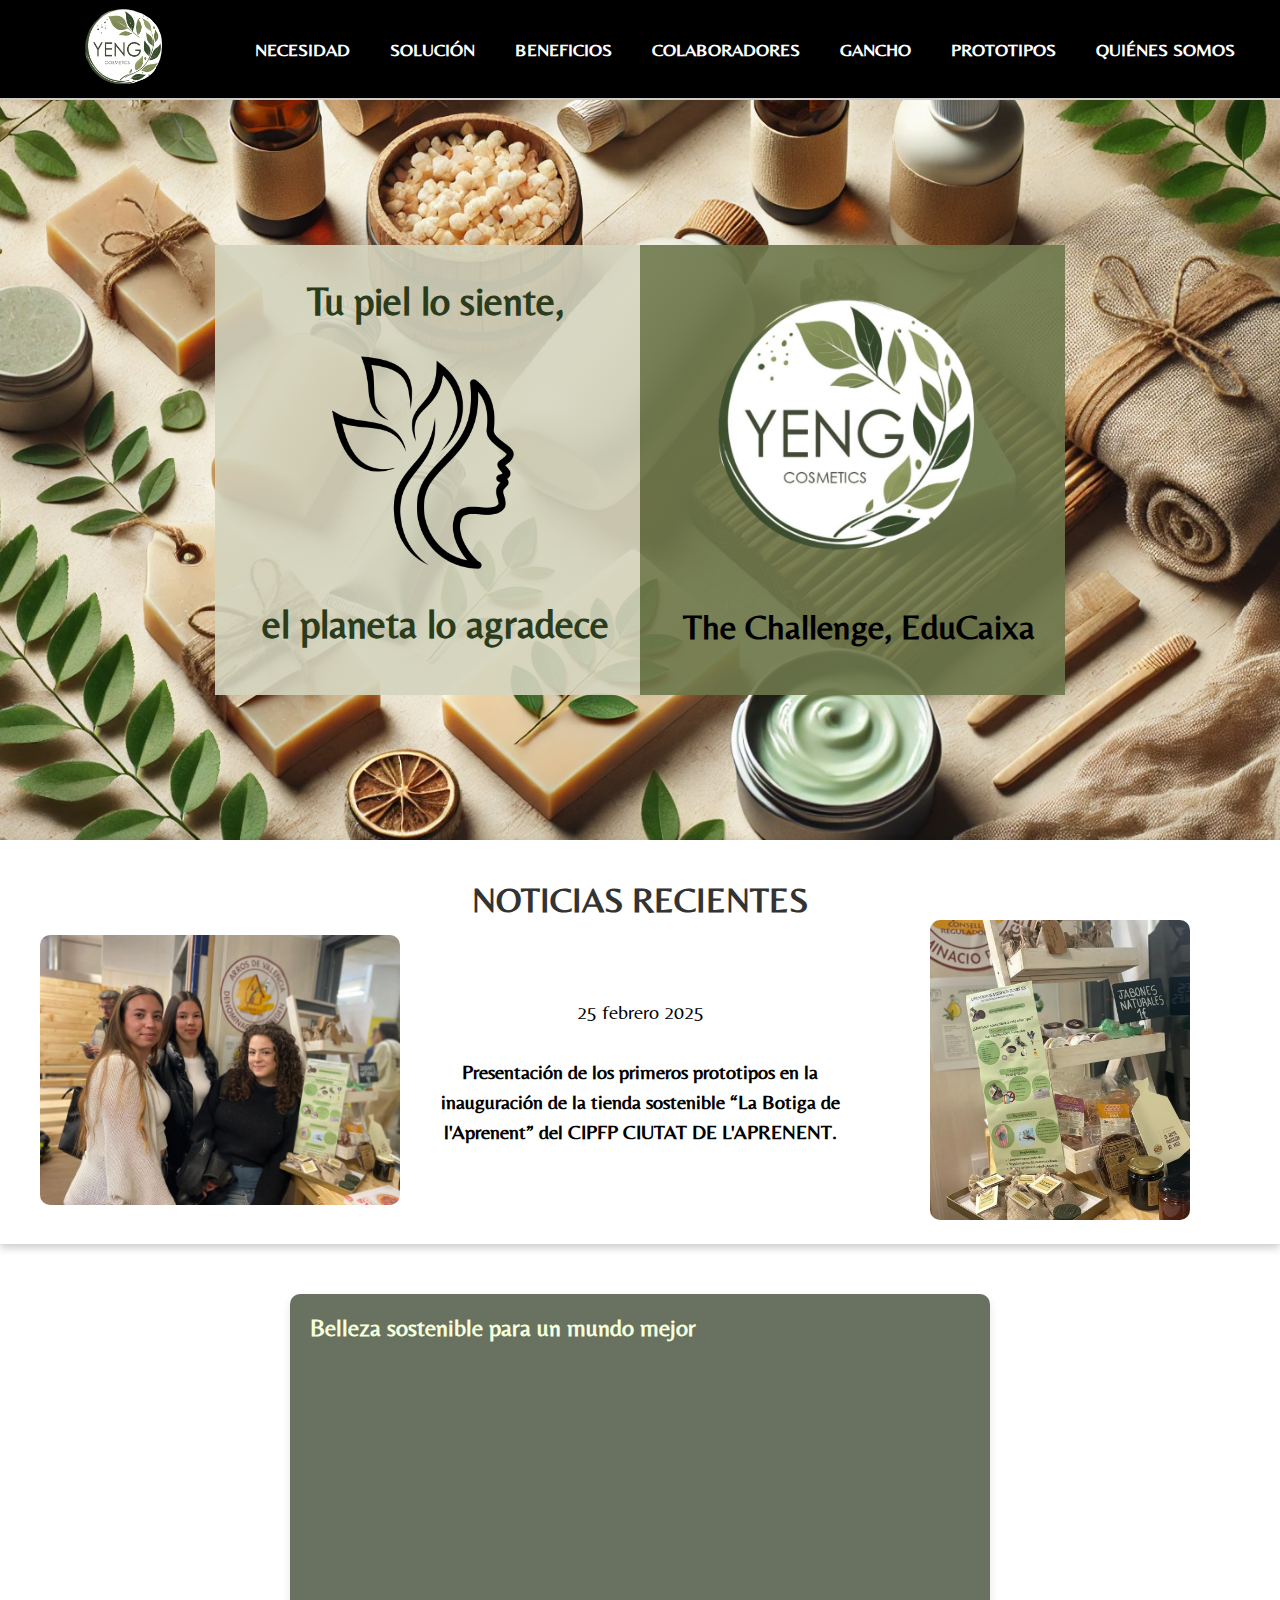
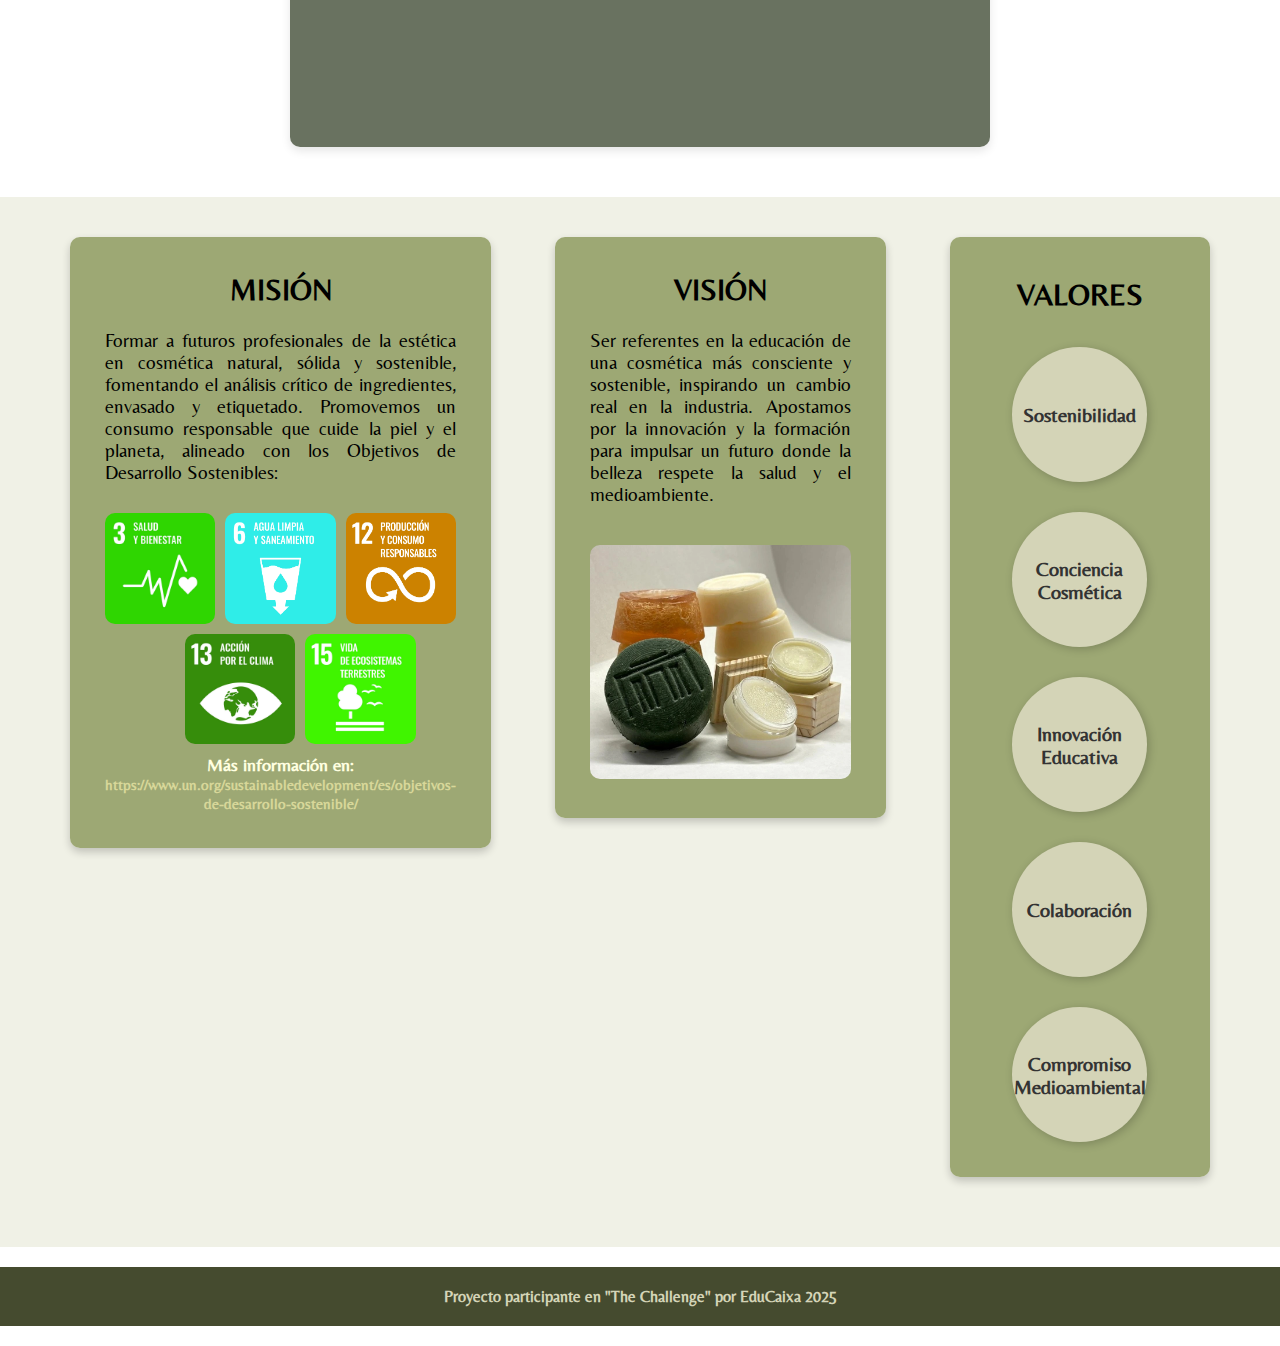
<file: index.html>
<!DOCTYPE html>
<html lang="es-ES">
<head>
    <meta charset="UTF-8">
    <meta name="viewport" content="width=device-width, initial-scale=1.0">
    <title>Yeng Cosmetics</title>
    <link rel="stylesheet" href="style.css">
    <link href="https://fonts.googleapis.com/css2?family=Playfair+Display:wght@400;700&family=Cormorant:ital,wght@1,400&display=swap" rel="stylesheet">
</head>
<body>

    <header>
        <div class="logo">
            <img src="logoSF.webp" alt="Yeng Cosmetics">
        </div>
        <nav>
            <ul>
                <li><a href="necesidad.html">NECESIDAD</a></li>
                <li><a href="solucion.html">SOLUCIÓN</a></li>
                <li><a href="beneficios.html">BENEFICIOS</a></li>
                <li><a href="colab.html">COLABORADORES</a></li>
                <li><a href="gancho.html">GANCHO</a></li>
                <li><a href="proto.html">PROTOTIPOS</a></li>
                <li><a href="somos.html">QUIÉNES SOMOS</a></li>
            </ul>
        </nav>
    </header>

    <main>

        <!-- Sección FOTO 1 -->
        <section class="foto1-container">
            <div class="foto1-content">
                <div class="foto1-left">
                    <h2>Tu piel lo siente,</h2>
                    <img src="icono.webp" alt="Imagen representativa">
                    <h2>el planeta lo agradece</h2>
                </div>
                <div class="foto1-right">
                    <img src="logoSF.webp" alt="Logo Yeng Cosmetics">
                    <h2>The Challenge, EduCaixa</h2>
                </div>
            </div>
        </section>
    
    <!-- Banda de Noticias Recientes -->
    <section class="noticias">
        <h2>NOTICIAS RECIENTES</h2>
        <div class="noticias-content">
            <!-- Cuadro 2: Imagen 1 -->
            <div class="noticias-imagen1">
                <img src="noticia1.webp" alt="Noticia 1">
            </div>
            <!-- Cuadro 1: Texto -->
            <div class="noticias-texto">
                <p>25 febrero 2025<br><br><strong>Presentación de los primeros prototipos en la inauguración de la tienda sostenible “La Botiga de l'Aprenent” del CIPFP CIUTAT DE L'APRENENT.</strong></p>
            </div>
            <!-- Cuadro 3: Imagen 2 -->
            <div class="noticias-imagen2">
                <img src="noticia2.webp" alt="Noticia 2">
            </div>
        </div>
    </section>

    <div class="video-container">
        <h2>Belleza sostenible para un mundo mejor</h2>
        <div class="video-wrapper">
            <iframe 
                src="https://www.youtube.com/watch?v=q7jXxREsmf0" 
                title="Video de YENG" 
                frameborder="0" 
                allow="accelerometer; autoplay; clipboard-write; encrypted-media; gyroscope; picture-in-picture" 
                allowfullscreen>
            </iframe>
        </div>
    </div>

    <section class="bigcontainer">
    <!-- Sección Misión -->
    <div class="mision">
        <h2>MISIÓN</h2>
        <p><br>Formar a futuros profesionales de la estética en cosmética natural, sólida y 
            sostenible, fomentando el análisis crítico de ingredientes, envasado y etiquetado. 
            Promovemos un consumo responsable que cuide la piel y el planeta, alineado con los Objetivos de Desarrollo Sostenibles: <br></p>
        <div class="imagenes-mision">
            <img src="ods1.webp" alt="Imagen 1">
            <img src="ods2.webp" alt="Imagen 2">
            <img src="ods3.webp" alt="Imagen 3">
            <img src="ods4.webp" alt="Imagen 4">
            <img src="ods5.webp" alt="Imagen 5">
        </div>
        <div class="mas-info">
            <h2>Más información en: </h2>
            <a href="https://www.un.org/sustainabledevelopment/es/objetivos-de-desarrollo-sostenible/" target="_blank" rel="noopener noreferrer">
                https://www.un.org/sustainabledevelopment/es/objetivos-de-desarrollo-sostenible/
            </a>
        </div>        
    </div>

    <!-- Sección Visión -->
    <div class="vision">
        <h2>VISIÓN</h2>
        <div class="vision-content">
            <p><br>Ser referentes en la educación de una cosmética más consciente y sostenible, 
                inspirando un cambio real en la industria. Apostamos por la innovación y la 
                formación para impulsar un futuro donde la belleza respete la salud y el 
                medioambiente.<br></p>
            <img src="general.webp" alt="Imagen representativa">
        </div>
    </div>
     <!-- Sección Valores -->
    <div class="valores">
       <h2>VALORES</h2>
       <div class="esquema-valores">
           <div class="valor">Sostenibilidad</div>
           <div class="valor">Conciencia Cosmética</div>
           <div class="valor">Innovación Educativa</div>
           <div class="valor">Colaboración</div>
           <div class="valor">Compromiso Medioambiental</div>
       </div>
   </div>
</section>

    <div class="final">
        <div class="finali">
            <h4>Proyecto participante en "The Challenge" por EduCaixa 2025</h4>
        </div>
    </div>
</main>

</body>
</html>
</file>
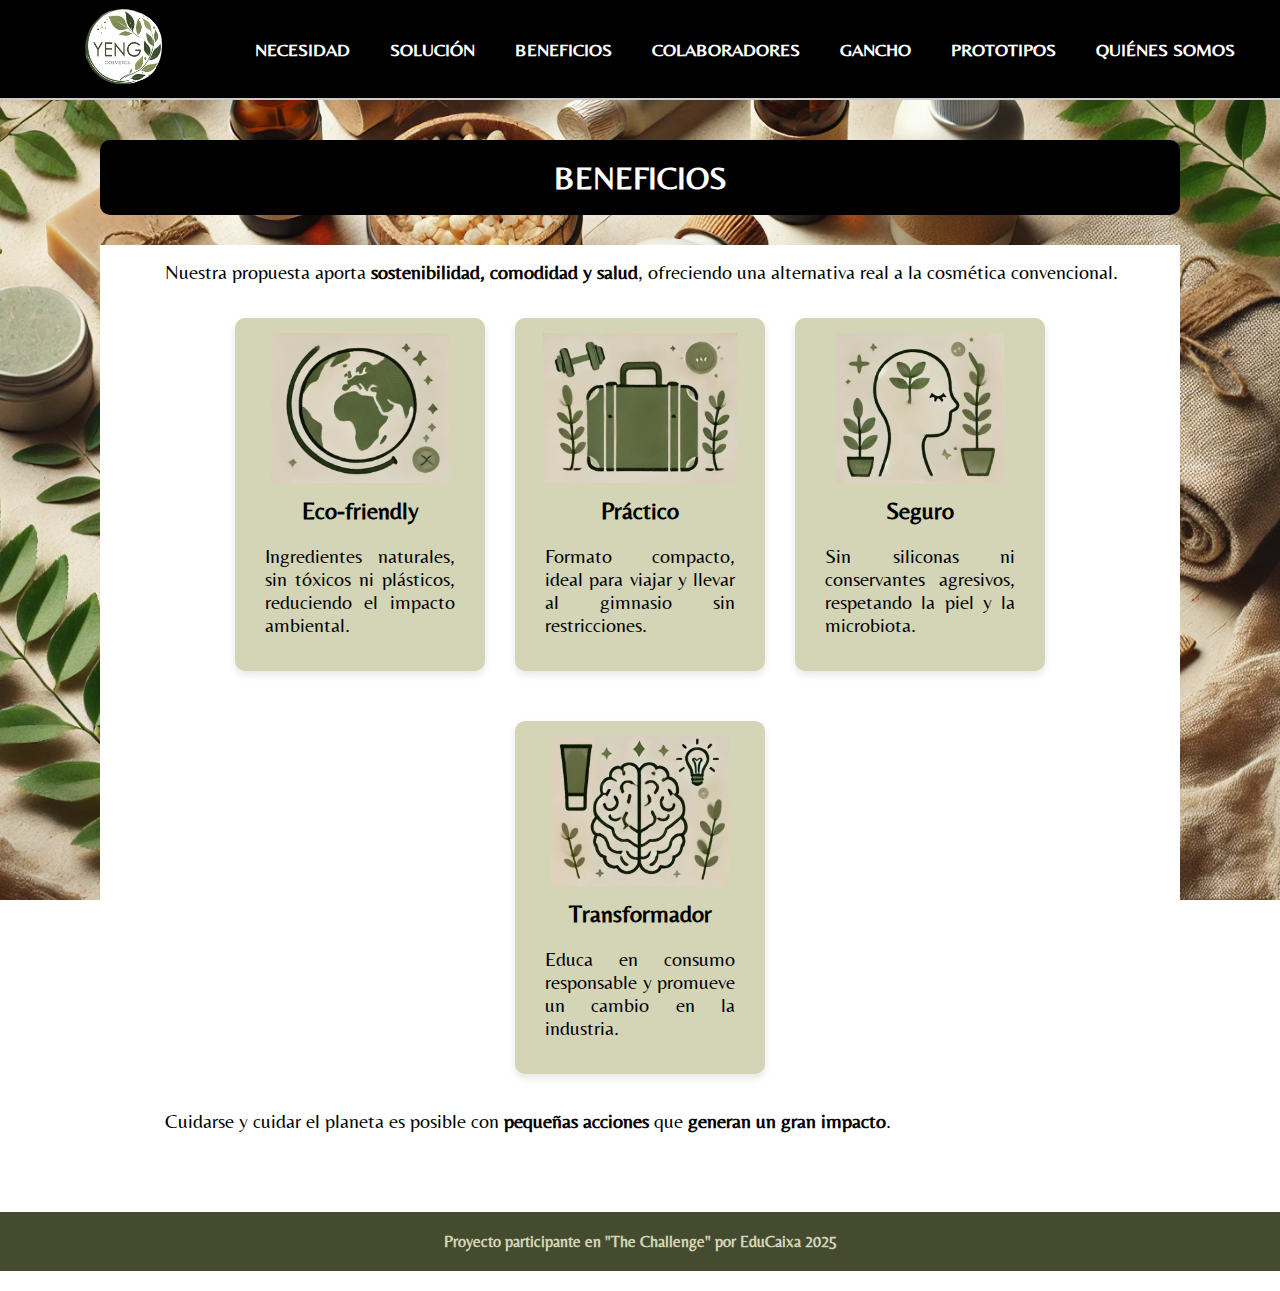
<file: beneficios.html>
<!DOCTYPE html>
<html lang="es-ES">
<head>
    <meta charset="UTF-8">
    <meta name="viewport" content="width=device-width, initial-scale=1.0">
    <title>Document</title>
    <link rel="stylesheet" href="style.css">
</head>

<header>
    <div class="logo">
        <a href="index.html">
            <img src="logoSF.webp" alt="Yeng Cosmetics">
        </a>
    </div>
    <nav>
        <ul>
            <li><a href="necesidad.html">NECESIDAD</a></li>
            <li><a href="solucion.html">SOLUCIÓN</a></li>
            <li><a href="beneficios.html">BENEFICIOS</a></li>
            <li><a href="colab.html">COLABORADORES</a></li>
            <li><a href="gancho.html">GANCHO</a></li>
            <li><a href="proto.html">PROTOTIPOS</a></li>
            <li><a href="somos.html">QUIÉNES SOMOS</a></li>
        </ul>
    </nav>
</header>

<body>
    <div class="title">
        <h1>BENEFICIOS</h1>
    </div>

    <div class="contenedor3">    
        <p>&nbsp;&nbsp;&nbsp;&nbsp;&nbsp;&nbsp;&nbsp;&nbsp;&nbsp;&nbsp;Nuestra propuesta aporta <strong>sostenibilidad, comodidad y salud</strong>, ofreciendo una
            alternativa real a la cosmética convencional.</p>
    </div>
    <div class="contenedor3">
        <div class="beneficios-container">
            <div class="beneficio">
                <img src="eco.webp" alt="Eco-friendly">
                <h3>Eco-friendly</h3>
                <p>Ingredientes naturales, sin tóxicos ni plásticos, reduciendo el impacto ambiental.</p>
            </div>
            
            <div class="beneficio">
                <img src="pract.webp" alt="Práctico">
                <h3>Práctico</h3>
                <p>Formato compacto, ideal para viajar y llevar al gimnasio sin restricciones.</p>
            </div>
            
            <div class="beneficio">
                <img src="safe.webp" alt="Seguro">
                <h3>Seguro</h3>
                <p>Sin siliconas ni conservantes agresivos, respetando la piel y la microbiota.</p>
            </div>
            
            <div class="beneficio">
                <img src="transf.webp" alt="Transformador">
                <h3>Transformador</h3>
                <p>Educa en consumo responsable y promueve un cambio en la industria.</p>
            </div>
        </div>
    </div>
    <div class="contenedor4">    
        <p>&nbsp;&nbsp;&nbsp;&nbsp;&nbsp;&nbsp;&nbsp;&nbsp;&nbsp;&nbsp;Cuidarse y cuidar el planeta es posible con <strong>pequeñas acciones</strong> que <strong>generan
            un gran impacto</strong>. </p>
    </div>

    <div class="final">
        <div class="finali">
            <h4>Proyecto participante en "The Challenge" por EduCaixa 2025</h4>
        </div>
    </div>
</body>
</html>
</file>
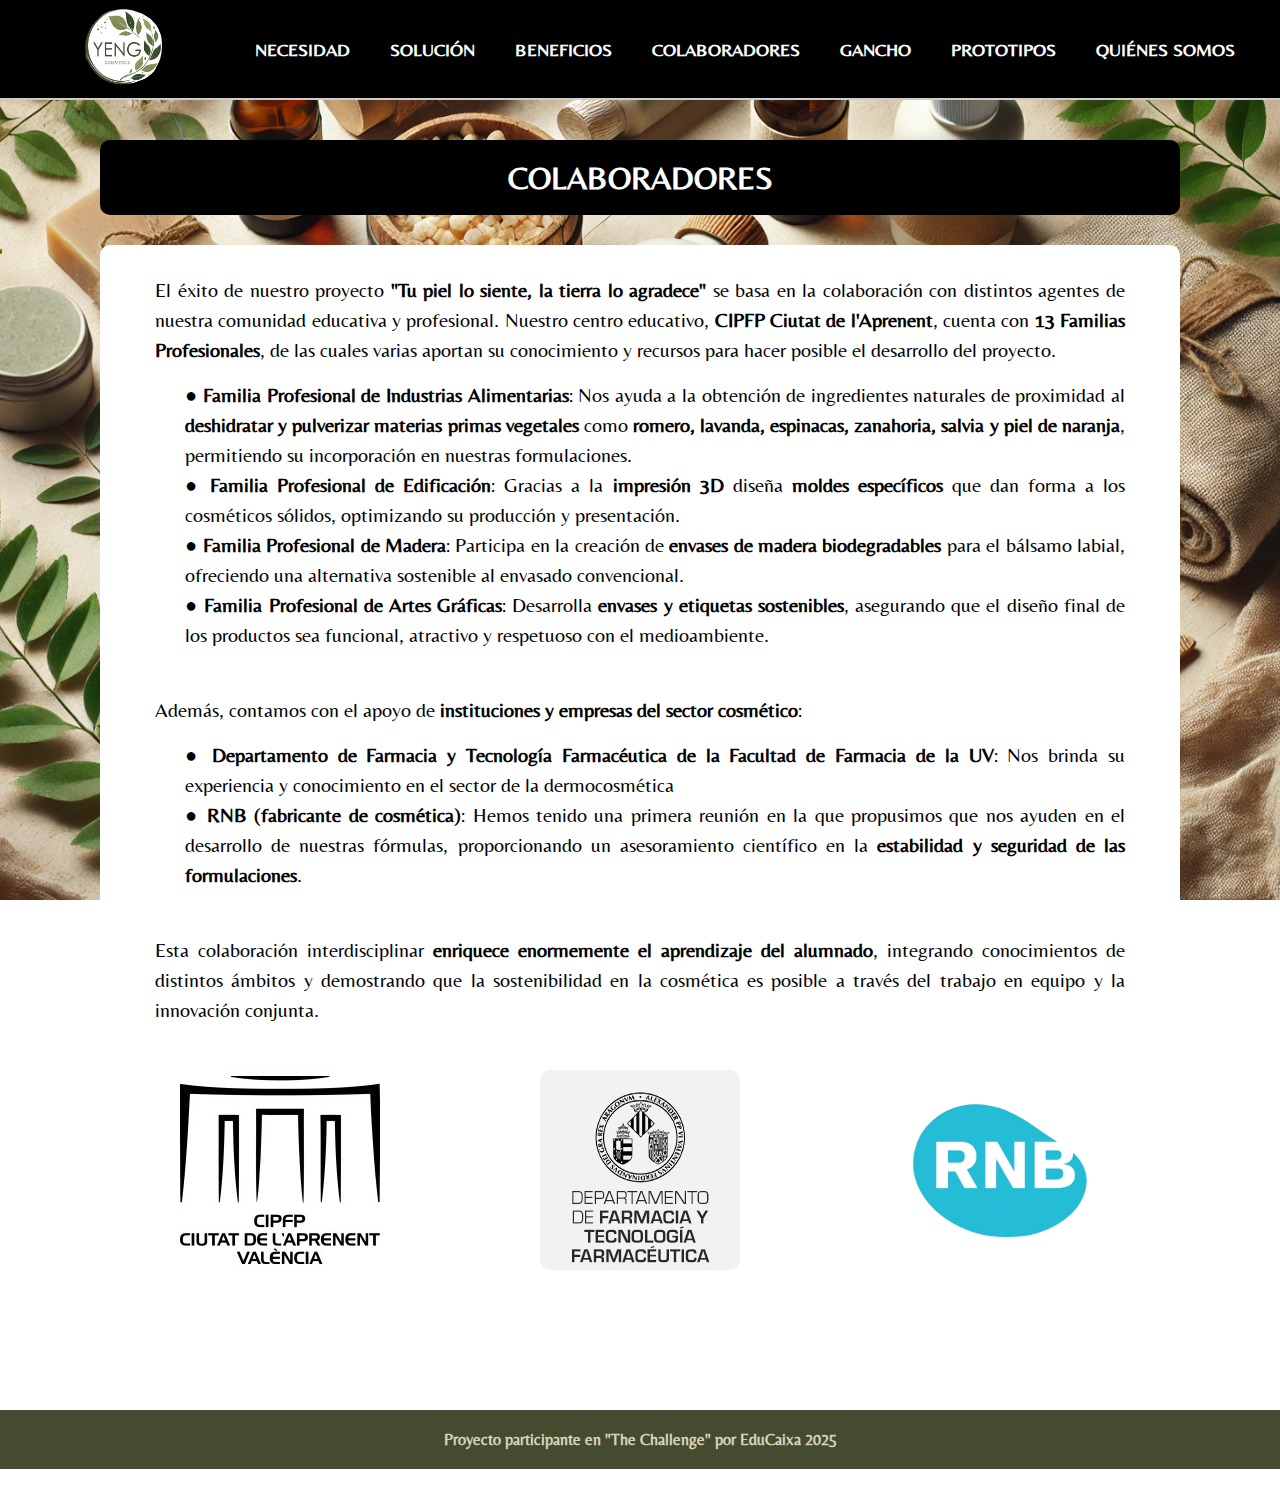
<file: colab.html>
<!DOCTYPE html>
<html lang="es-ES">
<head>
    <meta charset="UTF-8">
    <meta name="viewport" content="width=device-width, initial-scale=1.0">
    <title>Document</title>
    <link rel="stylesheet" href="style.css">
</head>

<header>
    <div class="logo">
        <a href="index.html">
            <img src="logoSF.webp" alt="Yeng Cosmetics">
        </a>
    </div>
    <nav>
        <ul>
            <li><a href="necesidad.html">NECESIDAD</a></li>
            <li><a href="solucion.html">SOLUCIÓN</a></li>
            <li><a href="beneficios.html">BENEFICIOS</a></li>
            <li><a href="colab.html">COLABORADORES</a></li>
            <li><a href="gancho.html">GANCHO</a></li>
            <li><a href="proto.html">PROTOTIPOS</a></li>
            <li><a href="somos.html">QUIÉNES SOMOS</a></li>
        </ul>
    </nav>
</header>

<body>
        <div class="title">
        <h1>COLABORADORES</h1>
        </div>
        <div class="contenedor">
        <h3><br>El éxito de nuestro proyecto <strong>"Tu piel lo siente, la tierra lo agradece" </strong>se basa en la 
            colaboración con distintos agentes de nuestra comunidad educativa y profesional. 
            Nuestro centro educativo, <strong>CIPFP Ciutat de l'Aprenent</strong>, cuenta con<strong> 13 Familias 
            Profesionales</strong>, de las cuales varias aportan su conocimiento y recursos para hacer 
            posible el desarrollo del proyecto.</h3> 
            <div class="tabu">
            <h3>●<strong> Familia Profesional de Industrias Alimentarias</strong>: Nos ayuda a la obtención de 
            ingredientes naturales de proximidad al <strong>deshidratar y pulverizar materias 
            primas vegetales </strong>como<strong> romero, lavanda, espinacas, zanahoria, salvia y piel de 
            naranja</strong>, permitiendo su incorporación en nuestras formulaciones. 
            <br>●<strong> Familia Profesional de Edificación</strong>: Gracias a la <strong>impresión 3D</strong>  diseña <strong>moldes 
            específicos</strong> que dan forma a los cosméticos sólidos, optimizando su producción 
            y presentación. 
            <br>● <strong>Familia Profesional de Madera</strong>: Participa en la creación de<strong> envases de madera 
            biodegradables </strong>para el bálsamo labial, ofreciendo una alternativa sostenible al 
            envasado convencional. 
            <br>● <strong>Familia Profesional de Artes Gráficas</strong>: Desarrolla <strong>envases y etiquetas 
            sostenibles</strong>, asegurando que el diseño final de los productos sea funcional, 
            atractivo y respetuoso con el medioambiente.</h3> </div>
            <h3><br>Además, contamos con el apoyo de <strong>instituciones y empresas del sector cosmético</strong>:</h3> 
            <div class="tabu">
            <h3>● <strong>Departamento de Farmacia y Tecnología Farmacéutica de la Facultad de 
            Farmacia de la UV</strong>: Nos brinda su experiencia y conocimiento en el sector de la 
            dermocosmética 
            <br>● <strong>RNB (fabricante de cosmética)</strong>: Hemos tenido una primera reunión en la que 
            propusimos que nos ayuden en el desarrollo de nuestras fórmulas, 
            proporcionando un asesoramiento científico en la<strong> estabilidad y seguridad de 
            las formulaciones</strong>.</h3></div> 
            <h3><br>Esta colaboración interdisciplinar <strong>enriquece enormemente el aprendizaje del 
            alumnado</strong>, integrando conocimientos de distintos ámbitos y demostrando que la 
            sostenibilidad en la cosmética es posible a través del trabajo en equipo y la innovación 
            conjunta. <br><br></h3>
            <div class="contene-col">
                <div class="cipfp">
                    <img src="CIPFP.webp" alt="CIPFP">
                </div>
                <div class="farmacia">
                    <img src="farmacia.webp" alt="Farmacia">
                </div>
                <div class="RNB">
                    <img src="RNB.webp" alt="RNB">
                </div>
            </div>
    </div>

    <div class="final">
        <div class="finali">
            <h4>Proyecto participante en "The Challenge" por EduCaixa 2025</h4>
        </div>
    </div>
</body>
</html>
</file>
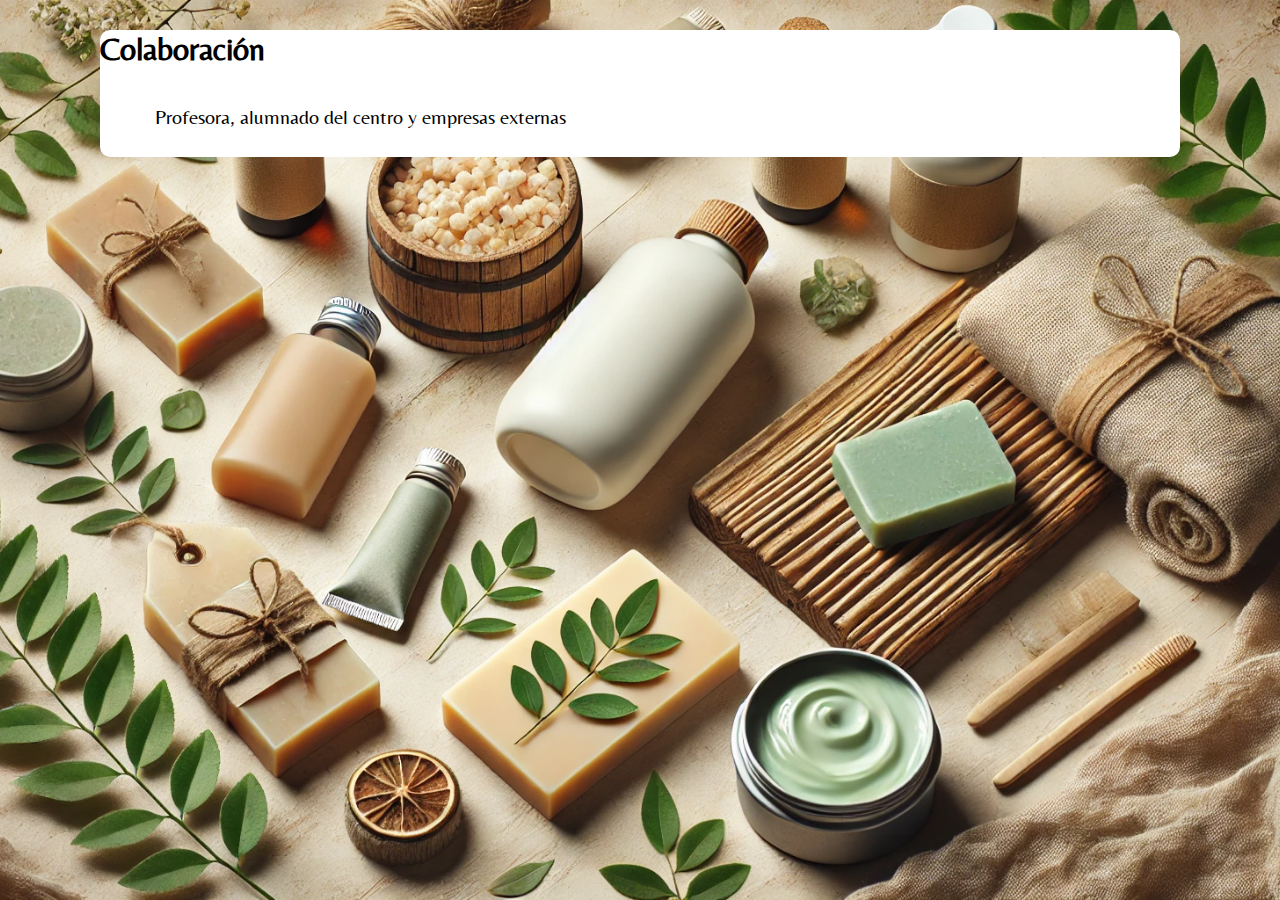
<file: destino.html>
<!DOCTYPE html>
<html lang="es-ES">
<head>
    <meta charset="UTF-8">
    <meta name="viewport" content="width=device-width, initial-scale=1.0">
    <title>Document</title>
    <link rel="stylesheet" href="style.css">
</head>
<body>
    <div class="contenedor">
        <h1>Colaboración</h1>
        <p>Profesora, alumnado del centro y empresas externas</p>
    </div>
</body>
</html>
</file>
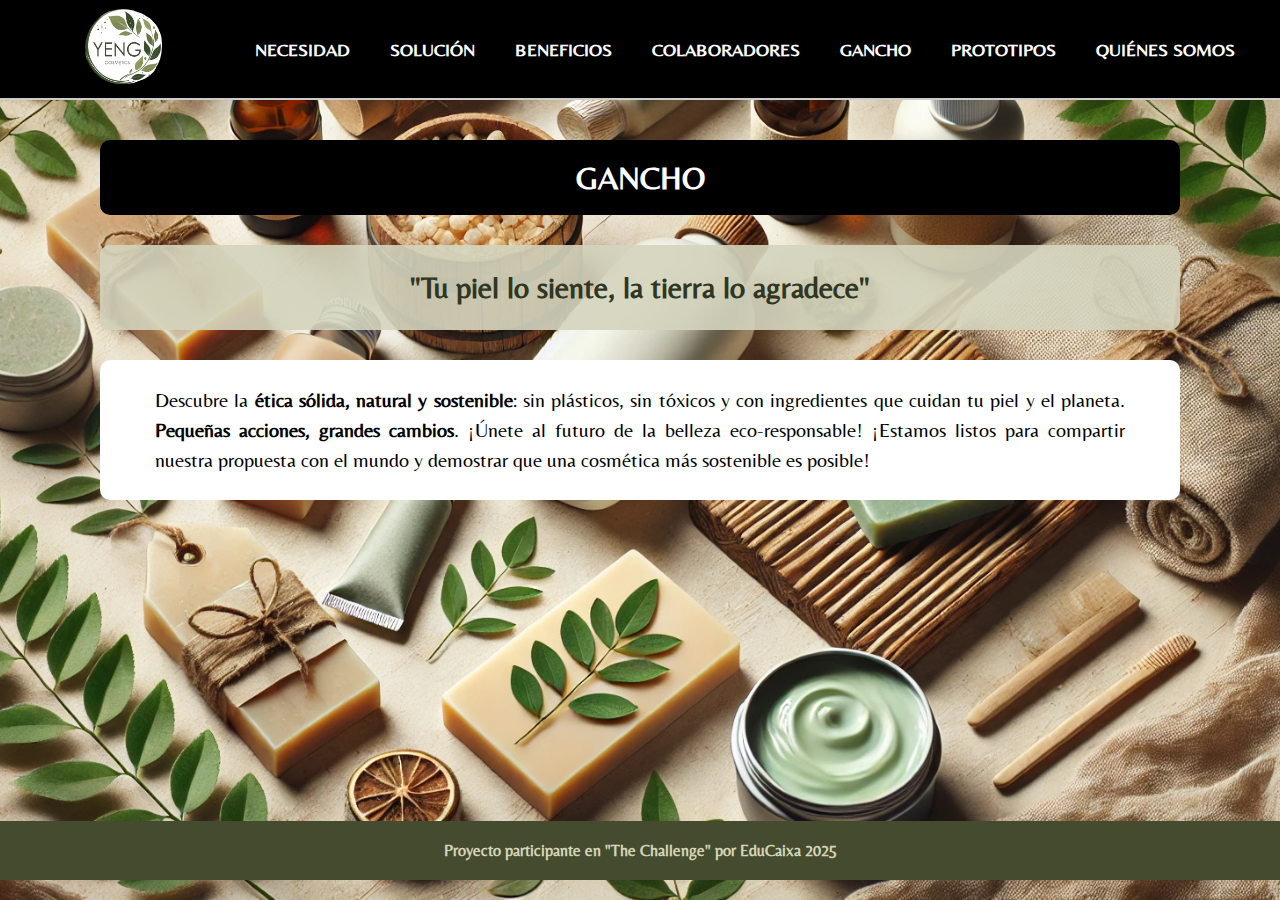
<file: gancho.html>
<!DOCTYPE html>
<html lang="es-ES">
<head>
    <meta charset="UTF-8">
    <meta name="viewport" content="width=device-width, initial-scale=1.0">
    <title>Document</title>
    <link rel="stylesheet" href="style.css">
</head>

<header>
    <div class="logo">
        <a href="index.html">
            <img src="logoSF.webp" alt="Yeng Cosmetics">
        </a>
    </div>
    <nav>
        <ul>
            <li><a href="necesidad.html">NECESIDAD</a></li>
            <li><a href="solucion.html">SOLUCIÓN</a></li>
            <li><a href="beneficios.html">BENEFICIOS</a></li>
            <li><a href="colab.html">COLABORADORES</a></li>
            <li><a href="gancho.html">GANCHO</a></li>
            <li><a href="proto.html">PROTOTIPOS</a></li>
            <li><a href="somos.html">QUIÉNES SOMOS</a></li>
        </ul>
    </nav>
</header>

<body>
        <div class="title">
        <h1>GANCHO</h1>
        </div>
        <div class="gancho"><p><strong>"Tu piel lo siente, la tierra lo agradece" </strong></p>
        </div>
        <div class="contenedor">    
        <p>Descubre la <strong>ética sólida, natural y sostenible</strong>: sin plásticos, sin tóxicos y con 
            ingredientes que cuidan tu piel y el planeta. <strong>Pequeñas acciones, grandes cambios</strong>. 
            ¡Únete al futuro de la belleza eco-responsable! 
            ¡Estamos listos para compartir nuestra propuesta con el mundo y demostrar que una 
            cosmética más sostenible es posible!</p>
    </div>

    <div class="finalg">
        <div class="finali">
            <h4>Proyecto participante en "The Challenge" por EduCaixa 2025</h4>
        </div>
    </div>
</body>
</html>
</file>
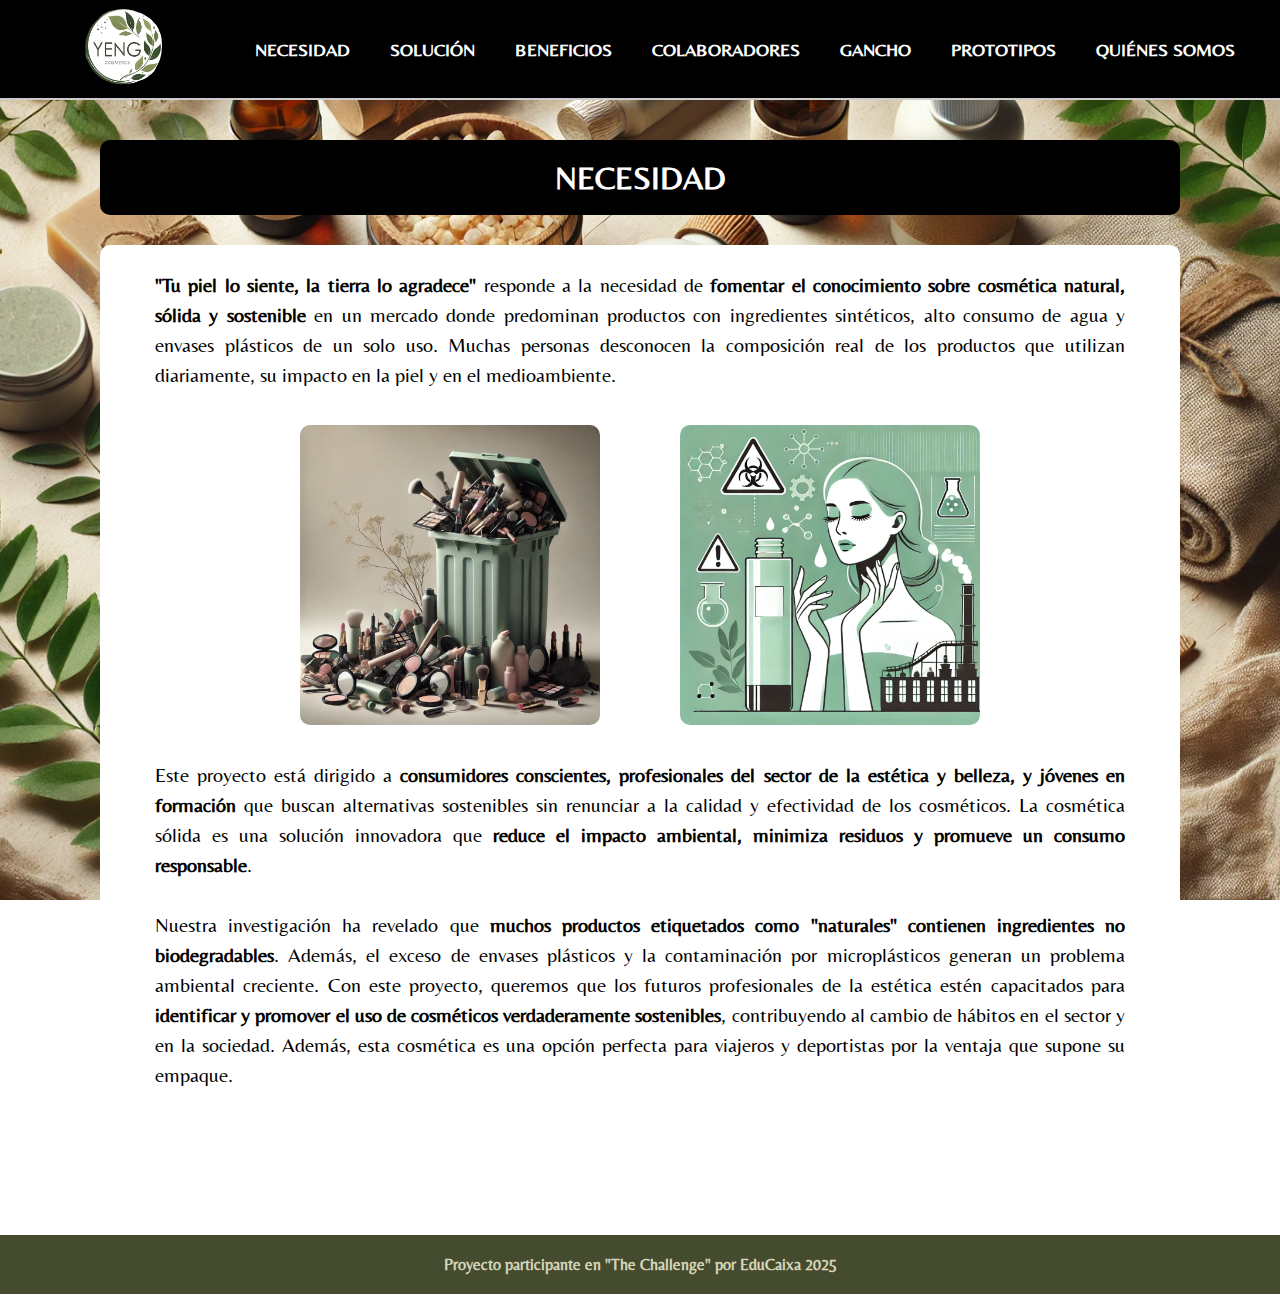
<file: necesidad.html>
<!DOCTYPE html>
<html lang="es-ES">
<head>
    <meta charset="UTF-8">
    <meta name="viewport" content="width=device-width, initial-scale=1.0">
    <title>Document</title>
    <link rel="stylesheet" href="style.css">
</head>

<header>
    <div class="logo">
        <a href="index.html">
            <img src="logoSF.webp" alt="Yeng Cosmetics">
        </a>
    </div>
    <nav>
        <ul>
            <li><a href="necesidad.html">NECESIDAD</a></li>
            <li><a href="solucion.html">SOLUCIÓN</a></li>
            <li><a href="beneficios.html">BENEFICIOS</a></li>
            <li><a href="colab.html">COLABORADORES</a></li>
            <li><a href="gancho.html">GANCHO</a></li>
            <li><a href="proto.html">PROTOTIPOS</a></li>
            <li><a href="somos.html">QUIÉNES SOMOS</a></li>
        </ul>
    </nav>
</header>

<body>
        <div class="title">
        <h1>NECESIDAD</h1>
        </div>
        <div class="contenedor">
        <p><strong>"Tu piel lo siente, la tierra lo agradece"</strong> responde a la necesidad de <strong>fomentar el 
            conocimiento sobre cosmética natural, sólida y sostenible</strong> en un mercado donde 
            predominan productos con ingredientes sintéticos, alto consumo de agua y envases 
            plásticos de un solo uso. Muchas personas desconocen la composición real de los 
            productos que utilizan diariamente, su impacto en la piel y en el medioambiente. </p>
            <div class="contene-nec">
            <div class="img-basura">
                <img src="basuraa.webp" alt="Basura">
            </div>
            <div class="img-salud">
                <img src="salud.webp" alt="Salud">
            </div></div>
            <p>Este proyecto está dirigido a <strong>consumidores conscientes, profesionales del sector de la 
            estética y belleza, y jóvenes en formación</strong> que buscan alternativas sostenibles sin 
            renunciar a la calidad y efectividad de los cosméticos. La cosmética sólida es una 
            solución innovadora que <strong>reduce el impacto ambiental, minimiza residuos y promueve 
            un consumo responsable</strong>. 
            <br><br>Nuestra investigación ha revelado que <strong>muchos productos etiquetados como 
            "naturales" contienen ingredientes no biodegradables</strong>. Además, el exceso de envases 
            plásticos y la contaminación por microplásticos generan un problema ambiental 
            creciente. Con este proyecto, queremos que los futuros profesionales de la estética 
            estén capacitados para <strong>identificar y promover el uso de cosméticos verdaderamente 
            sostenibles</strong>, contribuyendo al cambio de hábitos en el sector y en la sociedad. Además, 
            esta cosmética es una opción perfecta para viajeros y deportistas por la ventaja que 
            supone su empaque.<br><br></p>
    </div>

    <div class="final">
        <div class="finali">
            <h4>Proyecto participante en "The Challenge" por EduCaixa 2025</h4>
        </div>
    </div>
</body>
</html>
</file>
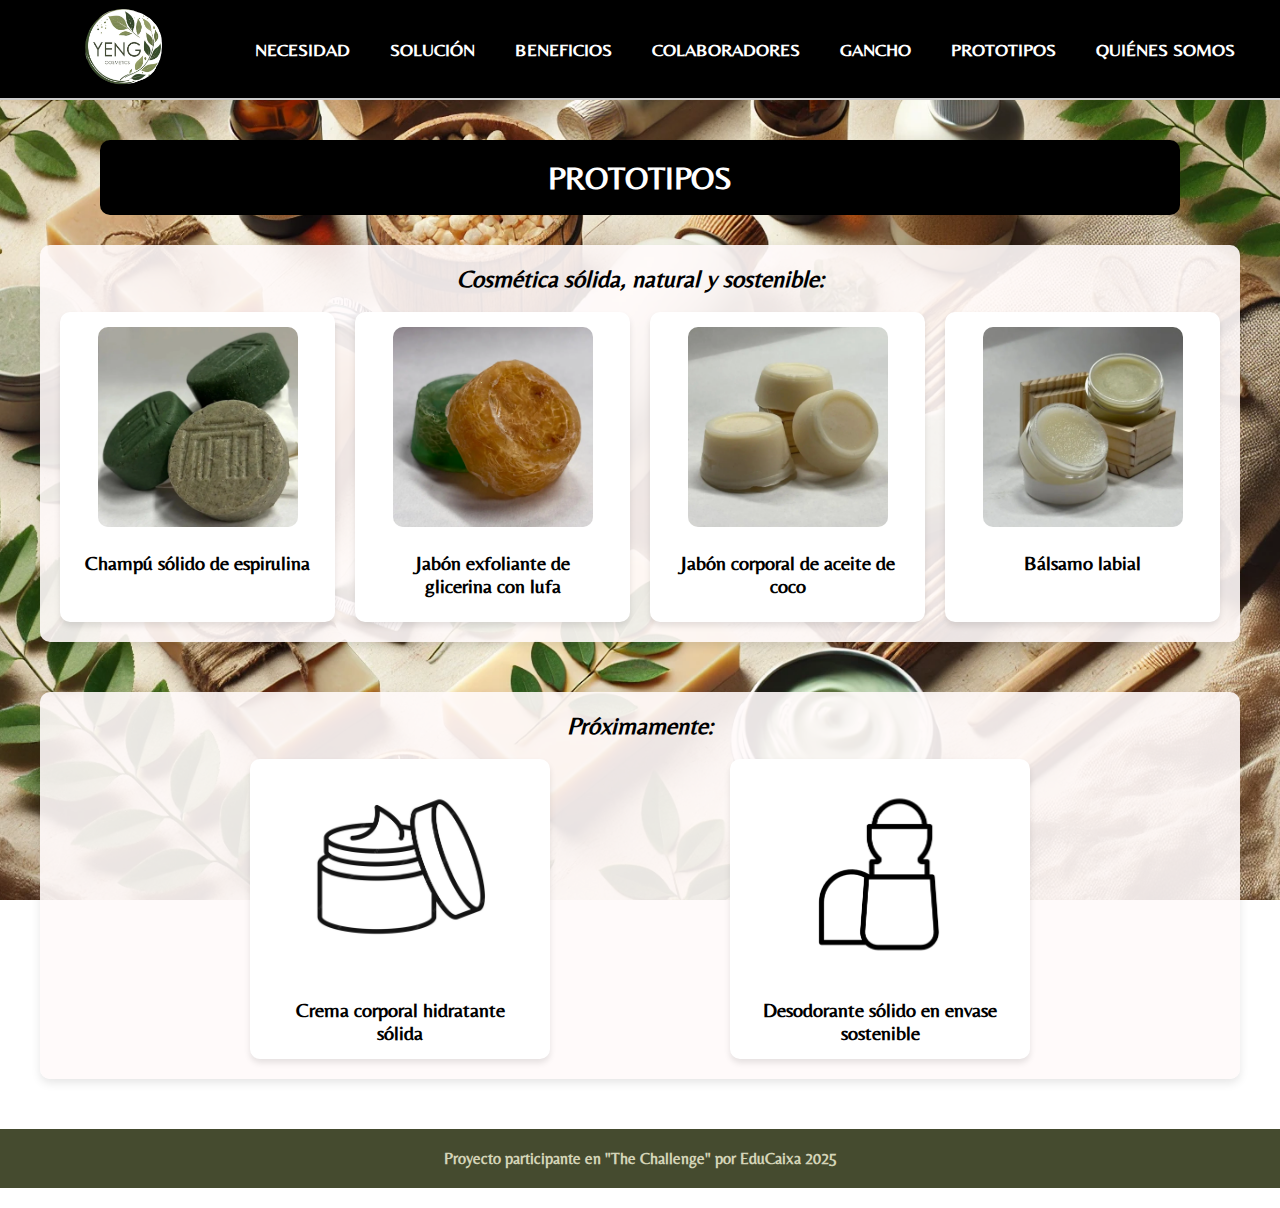
<file: proto.html>
<!DOCTYPE html>
<html lang="es-ES">
<head>
    <meta charset="UTF-8">
    <meta name="viewport" content="width=device-width, initial-scale=1.0">
    <title>Document</title>
    <link rel="stylesheet" href="style.css">
</head>

<header>
    <div class="logo">
        <a href="index.html">
            <img src="logoSF.webp" alt="Yeng Cosmetics">
        </a>
    </div>
    <nav>
        <ul>
            <li><a href="necesidad.html">NECESIDAD</a></li>
            <li><a href="solucion.html">SOLUCIÓN</a></li>
            <li><a href="beneficios.html">BENEFICIOS</a></li>
            <li><a href="colab.html">COLABORADORES</a></li>
            <li><a href="gancho.html">GANCHO</a></li>
            <li><a href="proto.html">PROTOTIPOS</a></li>
            <li><a href="somos.html">QUIÉNES SOMOS</a></li>
        </ul>
    </nav>
</header>

<body>
    <div class="title">
    <h1>PROTOTIPOS</h1>
    </div>

    <div class="contenedorG">
        <h2 class="titulo"><i>Cosmética sólida, natural y sostenible:</i></h2>
        <div class="prototipos">
            <div class="prototipo">
                <img src="champuu.webp" alt="Champu">
                <p><strong>Champú sólido de espirulina</strong></p>
            </div>
            <div class="prototipo">
                <img src="jabon.webp" alt="Jabon">
                <p><strong>Jabón exfoliante de glicerina con lufa</strong></p>
            </div>
            <div class="prototipo">
                <img src="cocoo.webp" alt="Coco">
                <p><strong>Jabón corporal de aceite de coco</strong></p>
            </div>
            <div class="prototipo">
                <img src="balsamoo.webp" alt="Balsamo">
                <p><strong>Bálsamo labial</strong><br><br></p>
            </div>
       </div>
    </div>

    <div class="contenedorG">
        <h2 class="titulo"><i>Próximamente:</i></h2>
        <div class="prototipos2">
            <div class="prototipo2">
                <img src="crema.webp" alt="Crema">
                <p><strong>Crema corporal hidratante sólida</strong></p>
            </div>
            <div class="prototipo2">
                <img src="desodorante.webp" alt="Desodorante">
                <p><strong>Desodorante sólido en envase sostenible</strong></p>
            </div>
            </div>
       </div>
    </div>

    <div class="final">
        <div class="finali">
            <h4>Proyecto participante en "The Challenge" por EduCaixa 2025</h4>
        </div>
    </div>
</body>
</html>
</file>
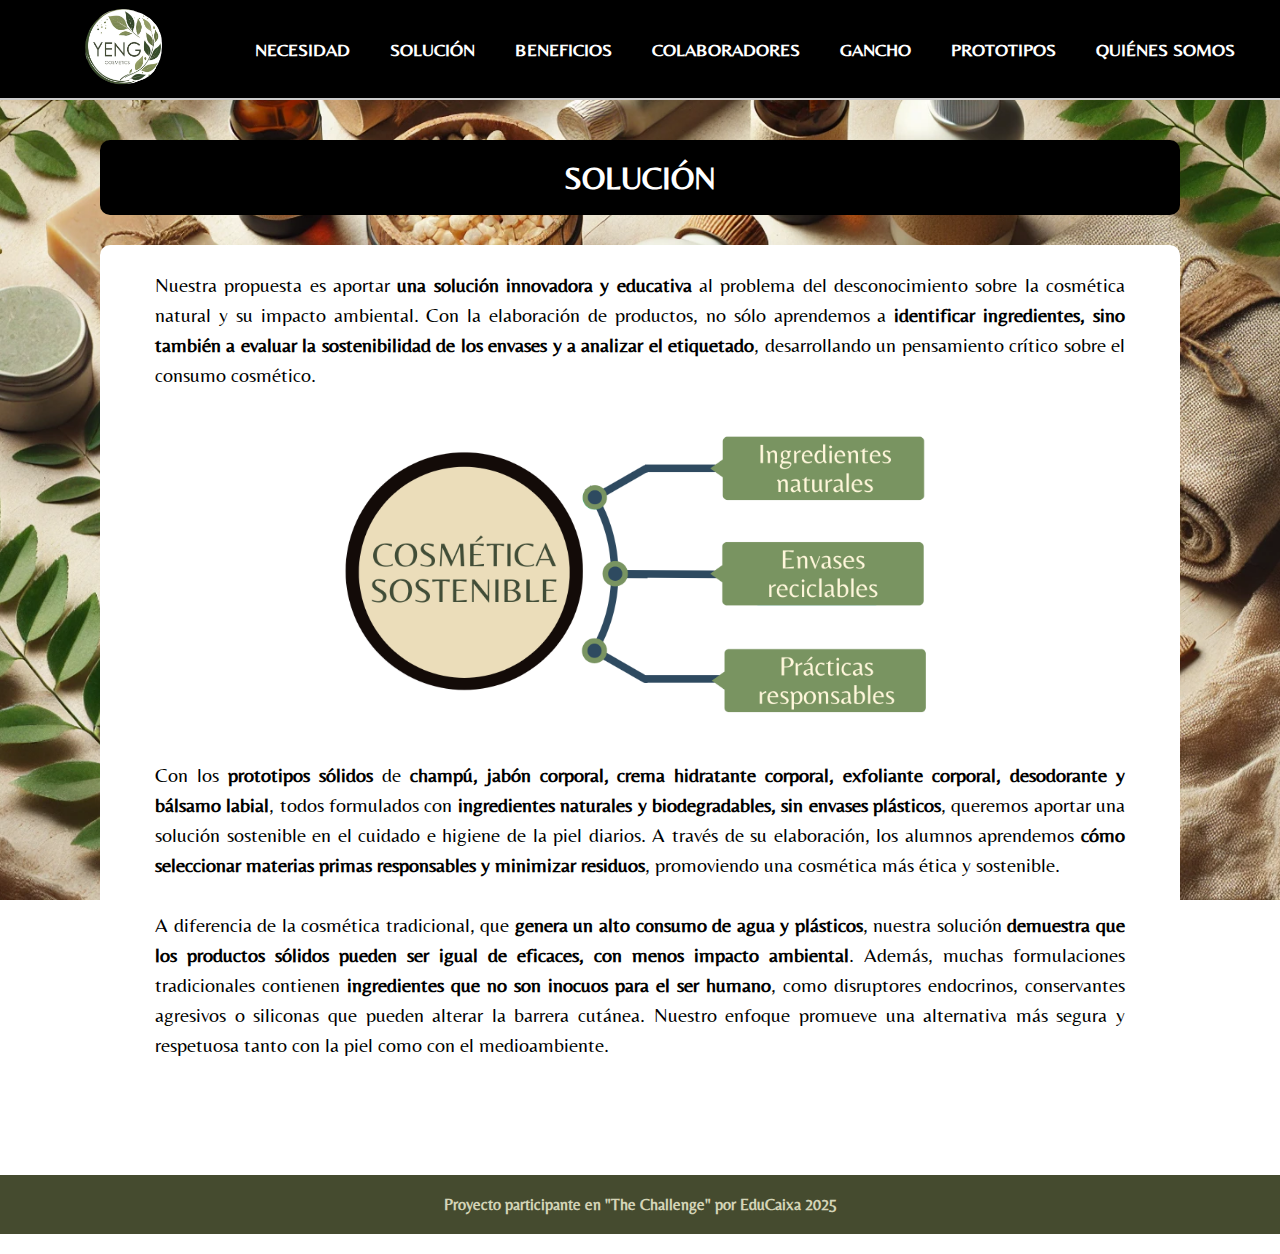
<file: solucion.html>
<!DOCTYPE html>
<html lang="es-ES">
<head>
    <meta charset="UTF-8">
    <meta name="viewport" content="width=device-width, initial-scale=1.0">
    <title>Document</title>
    <link rel="stylesheet" href="style.css">
</head>

<header>
    <div class="logo">
        <a href="index.html">
            <img src="logoSF.webp" alt="Yeng Cosmetics">
        </a>
    </div>
    <nav>
        <ul>
            <li><a href="necesidad.html">NECESIDAD</a></li>
            <li><a href="solucion.html">SOLUCIÓN</a></li>
            <li><a href="beneficios.html">BENEFICIOS</a></li>
            <li><a href="colab.html">COLABORADORES</a></li>
            <li><a href="gancho.html">GANCHO</a></li>
            <li><a href="proto.html">PROTOTIPOS</a></li>
            <li><a href="somos.html">QUIÉNES SOMOS</a></li>
        </ul>
    </nav>
</header>

<body>
        <div class="title">
        <h1>SOLUCIÓN</h1>
        </div>
        <div class="contenedor">
        <p>Nuestra propuesta es aportar <strong>una solución innovadora y educativa</strong> al problema del 
            desconocimiento sobre la cosmética natural y su impacto ambiental. Con la 
            elaboración de productos, no sólo aprendemos a <strong> identificar ingredientes, sino 
            también a evaluar la sostenibilidad de los envases y a analizar el etiquetado</strong>, 
            desarrollando un pensamiento crítico sobre el consumo cosmético. </p>
                <div class="esquema">
                    <img src="esquema.webp" alt="Esquema">
                </div>
            <p>Con los <strong> prototipos sólidos</strong> de <strong>champú, jabón corporal, crema hidratante corporal, 
            exfoliante corporal, desodorante y bálsamo labial</strong>, todos formulados con <strong>ingredientes 
            naturales y biodegradables, sin envases plásticos</strong>, queremos aportar una solución 
            sostenible en el cuidado e higiene de la piel diarios. A través de su elaboración, los 
            alumnos aprendemos <strong>cómo seleccionar materias primas responsables y minimizar 
            residuos</strong>, promoviendo una cosmética más ética y sostenible. 
            <br><br>A diferencia de la cosmética tradicional, que <strong> genera un alto consumo de agua y 
            plásticos</strong>, nuestra solución<strong> demuestra que los productos sólidos pueden ser igual de 
            eficaces, con menos impacto ambiental</strong>. Además, muchas formulaciones tradicionales 
            contienen <strong>ingredientes que no son inocuos para el ser humano</strong>, como disruptores 
            endocrinos, conservantes agresivos o siliconas que pueden alterar la barrera cutánea. 
            Nuestro enfoque promueve una alternativa más segura y respetuosa tanto con la piel 
            como con el medioambiente. 
            </p>
            </div>

    <div class="final">
        <div class="finali">
            <h4>Proyecto participante en "The Challenge" por EduCaixa 2025</h4>
        </div>
    </div>
</body>
</html>
</file>
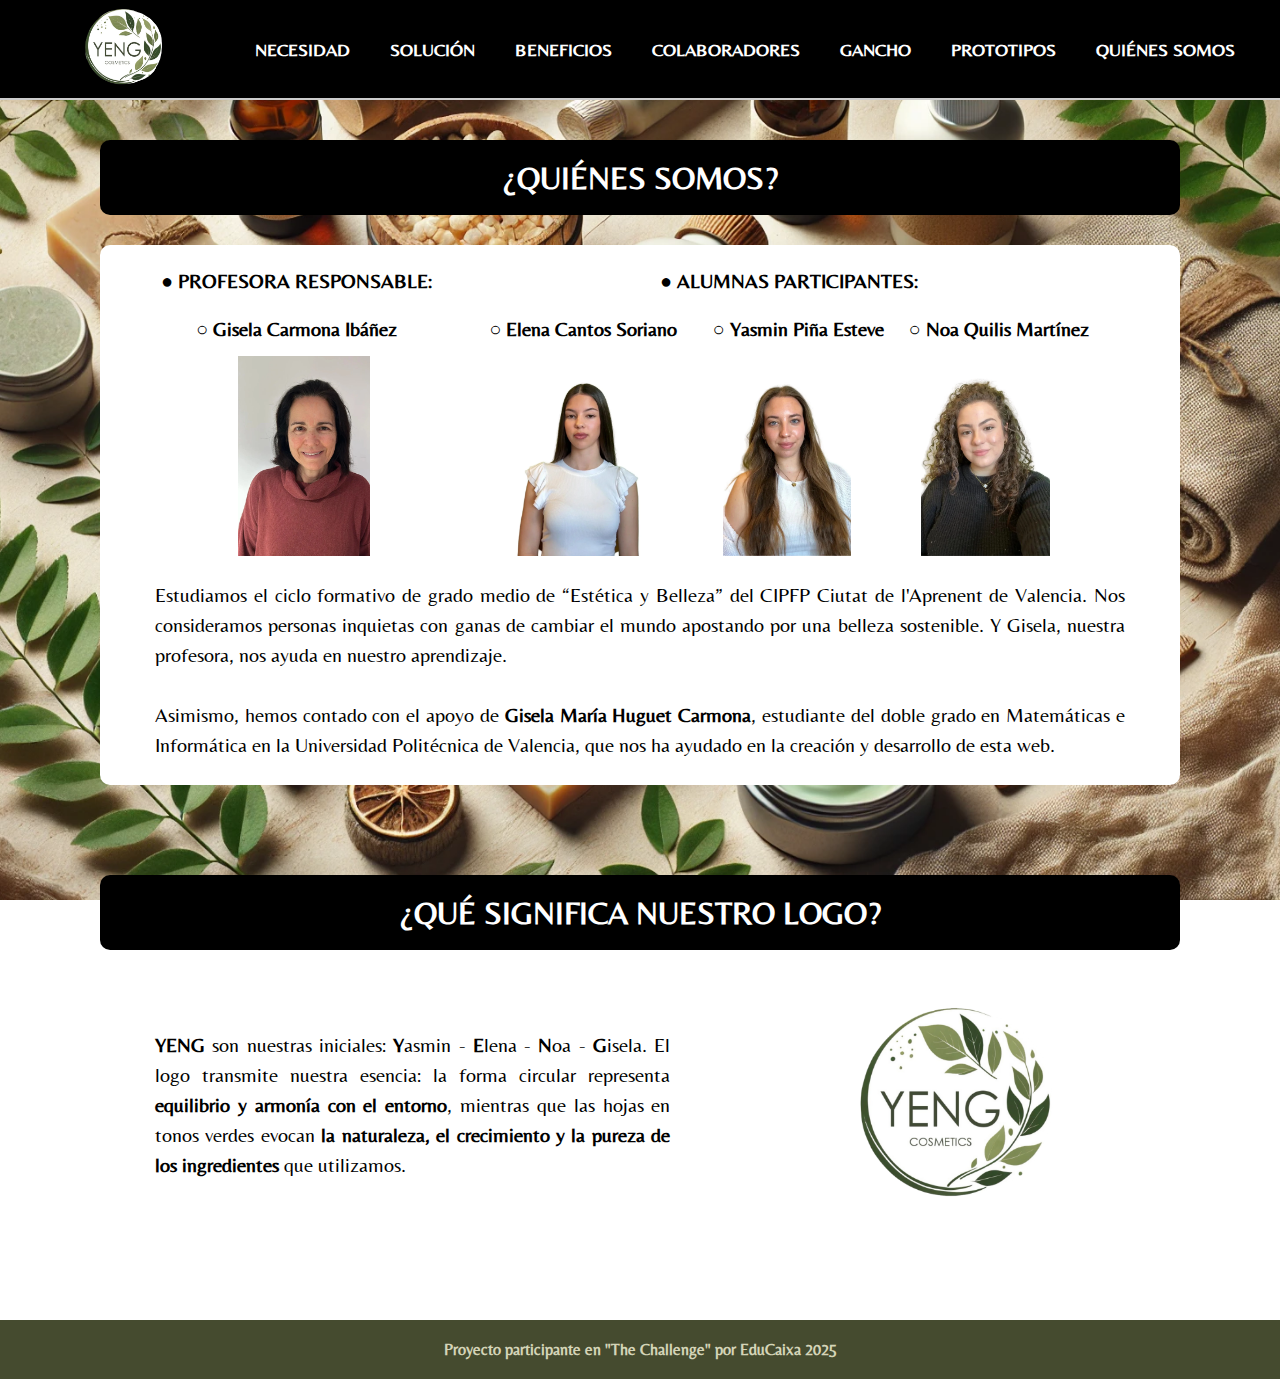
<file: somos.html>
<!DOCTYPE html>
<html lang="es-ES">
<head>
    <meta charset="UTF-8">
    <meta name="viewport" content="width=device-width, initial-scale=1.0">
    <title>Document</title>
    <link rel="stylesheet" href="style.css">
</head>

<header>
    <div class="logo">
        <a href="index.html">
            <img src="logoSF.webp" alt="Yeng Cosmetics">
        </a>
    </div>
    <nav>
        <ul>
            <li><a href="necesidad.html">NECESIDAD</a></li>
            <li><a href="solucion.html">SOLUCIÓN</a></li>
            <li><a href="beneficios.html">BENEFICIOS</a></li>
            <li><a href="colab.html">COLABORADORES</a></li>
            <li><a href="gancho.html">GANCHO</a></li>
            <li><a href="proto.html">PROTOTIPOS</a></li>
            <li><a href="somos.html">QUIÉNES SOMOS</a></li>
        </ul>
    </nav>
</header>

<body>
    <div class="title">
        <h1>¿QUIÉNES SOMOS?</h1>
    </div>

    <div class="contenedor">
        <section class="somos-container">
            <div class="somos-content">
                <div class="somos-left">
                    <h2><strong>● PROFESORA RESPONSABLE: </strong><br><br>○ Gisela Carmona Ibáñez</h2>
                    <img src="mamii.webp" alt="profesora">
                </div>
                <div class="somos-right">
                    <h2><strong>● ALUMNAS PARTICIPANTES:</strong><br><br>
                        ○ Elena Cantos Soriano   &nbsp; &nbsp;  &nbsp; ○ Yasmin Piña Esteve   &nbsp;  &nbsp;  ○ Noa Quilis Martínez    </h2>
                    <div class="img-alumnas">
                        <img src="alu1.webp" alt="alumna1">
                        <img src="alu2.webp" alt="alumna2">
                        <img src="alu3.webp" alt="alumna3">
                    </div>
                </div>
            </div>
        </section>
        <p>Estudiamos el ciclo formativo de grado medio de “Estética y Belleza” del CIPFP Ciutat de 
            l'Aprenent de Valencia. Nos consideramos personas inquietas con ganas de cambiar el mundo 
            apostando por una belleza sostenible. Y Gisela, nuestra profesora, nos ayuda en nuestro 
            aprendizaje.<br><br>Asimismo, hemos contado con el apoyo de <strong>Gisela María Huguet Carmona</strong>, estudiante del doble grado en Matemáticas e Informática en la Universidad Politécnica de Valencia, que nos ha ayudado en la creación y desarrollo de esta web.</p>
        </div>

    <div class="title2">
        <h1>¿QUÉ SIGNIFICA NUESTRO LOGO?</h1>
    </div>
        
    <div class="contenedor">
        <div class="sdo-logo">
                <p><strong>YENG</strong> son nuestras iniciales: <strong>Y</strong>asmin - <strong>E</strong>lena - <strong>N</strong>oa - <strong>G</strong>isela. El logo transmite nuestra esencia: la forma circular representa <strong>equilibrio y armonía con el entorno</strong>, mientras que las hojas en tonos verdes evocan <strong>la naturaleza, el crecimiento y la pureza de los ingredientes</strong> que utilizamos.</p>
                <img src="logoSF.webp" alt="logosf">
        </div>
    </div>


    <div class="final">
        <div class="finali">
            <h4>Proyecto participante en "The Challenge" por EduCaixa 2025</h4>
        </div>
    </div>
</body>
</html>
</file>
<file: style.css>
@import url('https://fonts.googleapis.com/css2?family=Belleza&display=swap');

* {
    margin: 0;
    padding: 0;
    box-sizing: border-box;
}

/* General */
body {
    font-family: 'Belleza', sans-serif;
    margin: 0;
    padding: 0;
    box-sizing: border-box;
    background: url('fondo1.webp') no-repeat center center fixed;
    background-size: cover;
}

/* Header */
header {
    position: fixed;
    top: 0;
    left: 0;
    width: 100%;
    background: black;
    display: flex;
    align-items: center;
    justify-content: space-between;
    padding: 10px 20px;
    height: 100px;
    z-index: 1000;
    border-bottom: 2px solid #ccc;
}

/* Ajuste general para evitar deformaciones en diferentes tamaños de pantalla */
.container {
    width: 90%;
    max-width: 1200px;
    margin: 0 auto;
  }
  
  section {
    width: 100%;
    padding: 40px 0;
    text-align: center;
  }

.logo img {
    margin-left: 15px;
    margin-top: 8px;
    height: 100px;
    width: auto;
}

nav ul {
    list-style: none;
    display: flex;
    gap: 40px;
    margin-right: 25px;
}

nav ul li {
    display: inline;
}

nav ul li a {
    text-decoration: none;
    color: white;
    font-size: 18px;
    font-weight: bold;
}

/* Sección FOTO 1 */
.foto1-container {
    margin-top: 110px;
    display: flex;
    justify-content: center;
    align-items: center;
    min-height: 80vh; /* Mantiene la altura sin forzar el tamaño en pantallas pequeñas */
    padding: 30px;
}

.foto1-content {
    display: flex;
    width: 80%;
    aspect-ratio: 16 / 9; /* Mantiene la proporción del recuadro */
    background: linear-gradient(to right, rgba(212, 212, 190, 0.9) 50%, rgba(109, 119, 75, 0.9) 50%);
    padding: 30px;
    text-align: center;
    max-width: 850px; /* Evita que se haga demasiado grande */
    max-height: 450px; /* Evita que se deforme en pantallas pequeñas */
    justify-content: space-between;
    align-items: center;
    font-family: "Belleza";
}

.foto1-left {
    flex: 2;
    display: flex;
    flex-direction: column;
    align-items: center;
    justify-content: center;
    text-align: left;
    height: 100%;
    color: #2a3c1b; /* Color oscuro para mejor legibilidad */
}

/* Texto de la parte izquierda */
.foto1-left h2 {
    margin-bottom: 15px;
    font-size: 40px;
    text-align: center;
    line-height: 1.2;
    width: 100%;
    margin-right: 15px;
}

/* Imagen en la parte izquierda */
.foto1-left img {
    max-width: 110%;
    height: auto;
    display: block;
    margin-bottom: 15px;
    margin-right: 10px;
}

/* Estilos para la parte derecha */
.foto1-right {
    flex: 2;
    display: flex;
    flex-direction: column;
    align-items: center;
    justify-content: center;
    text-align: right;
    height: 100%;
}

/* Imagen en la parte derecha */
.foto1-right img {
    max-width: 150%;
    height: auto;
    display: block;
    margin-left: 20px;
}

/* Texto de la parte izquierda */
.foto1-right h2 {
    margin-bottom: 20px;
    font-size: 35px;
    text-align: right;
    line-height: 1.2;
    width: 100%;
}

/* Sección de noticias */
.noticias {
    width: 100%;
    margin: 40px auto;
    background: white;
    padding: 20px;
    box-shadow: 0 4px 8px rgba(0, 0, 0, 0.2);
    margin-top: 10px;
}

/* Título */
.noticias h2 {
    text-align: center;
    font-size: 35px;
    color: #333;
    margin-bottom: 0px;
    margin-top: 20px;
}

/* Contenedor de la noticia (matriz 1x3) */
.noticias-content {
    display: grid;
    grid-template-columns: 1fr 1fr 1fr; /* 3 columnas iguales */
    gap: 20px;
    align-items: center;
}

/* Estilos para el cuadro de texto */
.noticias-texto {
    padding: 0px;
    border-radius: 10px;
    font-size: 20px;
    text-align: center;
    justify-content: center;
    line-height: 1.5;
    margin-top: 0px;
}

/* Estilos para las imágenes */
.noticias-imagen1 img {
    width: 100%;
    max-height: 400px;
    max-width: 360px;
    border-radius: 10px;
    object-fit: cover;
}

/* Estilos para las imágenes */
.noticias-imagen2 img {
    width: 100%;
    max-height: 300px;
    max-width: 260px;
    border-radius: 10px;
    object-fit: cover;
}

.bigcontainer {
    display: flex;
    flex-wrap: wrap;
    justify-content: center;
    align-items: flex-start;
    gap: 5%; /* Espacio entre los recuadros */
    width: 100%;
    margin-top: 0px;
    background: rgba(239, 240, 229, 0.95);
}

/* Estilos para la Misión y la Visión */
.mision {
    flex: 1;
    width: 80%;
    background: rgba(147, 160, 103, 0.9);
    padding: 35px;
    border-radius: 10px;
    box-shadow: 0 4px 8px rgba(0, 0, 0, 0.2);
    text-align: center;
    margin-left: 70px;
}

.vision {
    flex: 1;
    width: 80%;
    background: rgba(147, 160, 103, 0.9);
    padding: 35px;
    border-radius: 10px;
    box-shadow: 0 4px 8px rgba(0, 0, 0, 0.2);
    text-align: center;
}

/* Títulos */
.mision h2, .vision h2 {
    font-size: 30px;
}

/* Texto */
.mision p {
    font-size: 19px;
    color: black;
    text-align: justify;
    margin-bottom: 20px;
}

.vision p {
    font-size: 19px;
    color: black;
    text-align: justify;
    margin-bottom: 40px;
}

/* Imágenes de la misión en dos filas */
.imagenes-mision {
    display: grid;
    grid-template-columns: repeat(3, 1fr);
    gap: 10px;
    padding: 10px 0;
}

/* Segunda fila con 2 imágenes */
.imagenes-mision img:nth-child(4),
.imagenes-mision img:nth-child(5) {
    grid-column: span 1;
    margin-left: 80px;
}

/* Ajuste de imágenes */
.imagenes-mision img, .vision-content img {
    width: 100%;
    height: auto;
    border-radius: 10px;
    object-fit: cover;
}

.mas-info h2 {
    font-size: 18px;
    color: #ffffe0;
    text-align: center;
}

.mas-info a {
    font-size: 15px;
    text-decoration: none; /* Elimina el subrayado */
    color: #d7d799; /* Azul estándar para enlaces */
    font-weight: bold;
    text-align: left;
}

.mas-info a:hover {
    color: rgb(53, 59, 37); /* Oscurece el color al pasar el mouse */
    text-decoration: underline;
    text-align: left;
}

/* Sección Valores */

.valores {
    flex: 1;
    width: 85%;
    background: rgba(147, 160, 103, 0.9);
    border-radius: 10px;
    box-shadow: 0 4px 8px rgba(0, 0, 0, 0.2);
    text-align: center;
    margin-top: 0px;
    margin-bottom: 30px;
    margin-right: 70px;
}

.valores h2 {
    margin-top: 40px;
    font-size: 30px;
}

.esquema-valores {
    display: flex;
    justify-content: center; /* Centrar los valores */
    gap: 30px; /* Espacio entre los valores */
    flex-wrap: wrap; /* Permitir que bajen de línea si no hay espacio */
    margin-top: 35px;
    margin-bottom: 35px;
}

.valor {
    width: 135px; /* Tamaño del círculo */
    height: 135px; /* Igual que el ancho para hacerlo circular */
    background-color: #d4d4b7; /* Color de fondo del círculo */
    color: #333; /* Color del texto */
    font-size: 20px;
    font-weight: bold;
    display: flex;
    align-items: center;
    justify-content: center;
    border-radius: 50%; /* Hace que el div sea un círculo */
    text-align: center;
    padding: 10px; /* Espaciado interno */
    box-shadow: 2px 2px 10px rgba(0, 0, 0, 0.2); /* Sombra para efecto elegante */
}

.final {
    width: 100%; /* Reducir el ancho de la sección */
    margin: 20px auto; /* Centra las secciones */
    padding: 20px;
    background-color: rgb(69, 75, 47);
    font-weight: bold;
    bottom: 0;
    left: 0;
}

.finalg {
    width: 100%; /* Reducir el ancho de la sección */
    margin: 20px auto; /* Centra las secciones */
    padding: 20px;
    background-color: rgb(69, 75, 47);
    font-weight: bold;
    position: fixed;
    bottom: 0;
    left: 0;
}

.finali {
    display: flex;
    justify-content: center;
    flex-wrap: wrap;
    gap: 20px;
}

.finali h4 {
    color: #d4d4b7;
}

.title {
    background-color: black;
    margin-left: 100px;
    margin-right: 100px;
    border-radius: 10px;
    margin-top: 140px;
    margin-bottom: 30px;
}

.contenedor {
    background-color: white;
    margin-left: 100px;
    margin-right: 100px;
    border-radius: 10px;
    margin-top: 30px;
    margin-bottom: 90px;
}

.title h1 {
    text-align: center;
    padding: 19px;
    font-size: 35;
    color: white;
}

.contenedor p {
    text-align: justify;
    margin-left: 30px;
    margin-right: 30px;
    margin-top: 10px;
    margin-bottom: 10px;
    font-size: 20px;
    line-height: 1.5;
    padding: 25px;
}

.contene-nec {
    display: grid;
    grid-template-columns: 1fr 1fr;
    align-items: center;
    justify-content: center;
}

.img-basura img {
    width: 80%;
    max-height: 300px;
    max-width: 300px;
    border-radius: 10px;
    object-fit: cover;
    align-items: center;
    display: block;
    margin: 0 auto; /* Esto las centrará */
    margin-top: 0px;
    margin-bottom: 0px;
    margin-left: 200px;
}

.img-salud img {
    width: 80%;
    max-height: 300px;
    max-width: 300px;
    border-radius: 10px;
    object-fit: cover;
    align-items: center;
    display: block;
    margin: 0 auto; /* Esto las centrará */
    margin-top: 0px;
    margin-bottom: 0px;
    margin-right: 200px;
}

.esquema img {
    width: 100%;
    max-height: 300px;
    max-width: 700px;
    border-radius: 10px;
    object-fit: cover;
    align-items: center;
    display: block;
    margin: 0 auto; /* Esto las centrará */
    margin-top: 0px;
    margin-bottom: 0px;
}

.tabu {
    padding-left: 30px;
}

.contenedor h3 {
    text-align: justify;
    margin-left: 40px;
    margin-right: 40px;
    margin-top: 15px;
    margin-bottom: 15px;
    font-size: 20px;
    line-height: 1.5;
    padding-left: 15px;
    padding-right: 15px;
    font-weight: normal;
}

.contene-col {
    display: grid;
    grid-template-columns: 1fr 1fr 1fr;
    align-items: center;
    justify-content: center;
    margin-bottom: 40px;
}

.cipfp img, .farmacia img, .RNB img{
    width: 80%;
    max-height: 200px;
    max-width: 200px;
    border-radius: 10px;
    object-fit: cover;
    align-items: center;
    display: block;
    margin: 0 auto; /* Esto las centrará */
    margin-top: 0px;
    margin-bottom: 50px;
}

.gancho {
    background-color: rgba(212, 212, 190, 0.9);
    text-align: center;
    justify-content: space-between;
    align-items: center;
    font-family: "Belleza";
    margin-top: 15px;
    margin-left: 100px;
    margin-right: 100px;
    border-radius: 10px;
}

.gancho p {
    padding: 25px;
    font-size: 30px;
    text-align: center;
    width: 100%;
    color:rgb(48, 54, 34)
}

.contenedorG {
    background: rgba(255, 250, 250, 0.9); /* Transparencia */
    padding: 20px;
    border-radius: 10px;
    box-shadow: 0px 4px 10px rgba(0, 0, 0, 0.1);
    text-align: center;
    width: 95%; /* Se ajusta con margen */
    max-width: 1200px; /* Evita que se haga demasiado ancho */
    margin: 20px auto; /* Margen arriba/abajo y centrado a los lados */
    margin-bottom: 50px;
}

.titulo {
    font-size: 24px;
    font-weight: bold;
    margin-bottom: 20px;
}

.prototipos {
    display: grid;
    grid-template-columns: repeat(4, 1fr); /* 2 columnas para responsividad */
    gap: 20px;
}

.prototipo {
    background: white;
    padding: 15px;
    border-radius: 10px;
    box-shadow: 0px 4px 6px rgba(0, 0, 0, 0.1);
    text-align: center;
}

.prototipo img {
    width: 200px;
    height: 200px;
    object-fit: cover;
    border-radius: 10px;
}

.prototipo p {
    margin-top: 10px;
    font-size: 20px;
    padding: 10px;
}

.prototipos2 {
    display: flex;
    justify-content: center;
    grid-template-columns: repeat(2, 1fr); /* 2 columnas para responsividad */
    gap: 180px;
    align-items: center;
    text-align: center;
}

.prototipo2 {
    background: white;
    padding: 15px;
    border-radius: 10px;
    box-shadow: 0px 4px 6px rgba(0, 0, 0, 0.1);
    text-align: center;
    width: 300px;
    height: 300px;
}

.prototipo2 img {
    width: 200px;
    height: 200px;
    object-fit: cover;
    border-radius: 10px;
}

.prototipo2 p {
    margin-top: 10px;
    font-size: 20px;
    padding: 10px;
}

.somos-container {
    margin-top: 5px;
    display: flex;
    height: 300px;
    padding: 0px;
    border-radius: 10px;
}

.somos-content {
    display: flex;
    width: 100%;
    aspect-ratio: 16 / 9; /* Mantiene la proporción del recuadro */
    background: white 20%, white 80%;
    padding: 30px;
    font-family: "Belleza";
    gap: 30px;
}

.somos-left, .somos-right {
    flex: 2;
    display: flex;
    flex-direction: column;
    align-items: center;
    justify-content: center;
    text-align: center;
    color: black; /* Color oscuro para mejor legibilidad */
}

.somos-left h2 {
    margin-top: 50px;
    margin-bottom: 15px;
    font-size: 20px;
    text-align: center;
    line-height: 1.2;
    width: 100%;
    margin-right: 15px;
}

.somos-right h2 {
    margin-top: 50px;
    margin-bottom: 15px;
    font-size: 20px;
    text-align: center;
    line-height: 1.2;
    width: 100%;
    margin-right: 80px;
}

.somos-left img {
    width: auto;
    height: 200px;
    display: block;
    margin-bottom: 15px;
}
.img-alumnas {
    display: flex;
    justify-content: center;
    grid-template-columns: repeat(3, 1fr); /* 2 columnas para responsividad */
    gap: 70px;
    align-items: center;
    text-align: center;
    margin-right: 100px;
}

.img-alumnas img {
    flex: 2;
    width: auto;
    height: 200px;
    display: flex;
    margin-bottom: 15px;
}

.title2 {
    background-color: black;
    margin-left: 100px;
    margin-right: 100px;
    border-radius: 10px;
    margin-top: 40px;
    margin-bottom: 0px;
}

.title2 h1 {
    text-align: center;
    padding: 19px;
    font-size: 35;
    color: white;
}

.sdo-logo {
    display: flex;
    height: 250px;
    width: 100%;
    aspect-ratio: 16 / 9; /* Mantiene la proporción del recuadro */
    background: white 70%, white 30%;
    padding: 0px;
    font-family: "Belleza";
    gap: 10px;
    align-items: center;
}

.sdo-logo img {
    margin-top: 30px;
    width: auto;
    height: 250px;
    display: block;
    margin-bottom: 15px;
}

.beneficios-container {
    display: flex;
    flex-wrap: wrap;
    gap: 30px;
    justify-content: center;
    padding: 10px;
}

.beneficio {
    background: #d4d4b7;
    padding: 15px;
    border-radius: 10px;
    text-align: center;
    width: 250px;
    box-shadow: 0px 4px 8px rgba(0,0,0,0.1);
    margin-top: 10px;
    margin-bottom: 10px;
}

.beneficio img {
    height: 150px;
    width: auto;
    margin-bottom: 10px;
}

.beneficio h3 {
    font-size: 24px;
    margin-bottom: 5px;
}

.beneficio p {
    font-size: 18px;
    margin-bottom: 5px;
}

.contenedor3 {
    background-color: white;
    margin-left: 100px;
    margin-right: 100px;
    border-radius: 0px;
    align-items: center;
}

.contenedor3 p {
    text-align: justify;
    font-size: 20px;
    padding: 15px;
}

.contenedor3 h4 {
    text-align: justify;
    font-size: 20px;
    padding: 20px;
}

.contenedor4 {
    background-color: white;
    margin-left: 100px;
    margin-right: 100px;
    border-radius: 0px;
    align-items: center;
    margin-bottom: 50px;
}

.contenedor4 p {
    text-align: justify;
    font-size: 20px;
    padding: 15px;
    padding-bottom: 30px;
}

.video-container {
    max-width: 700px;
    margin: 50px auto;
    padding: 20px;
    background: #4f5a45da;
    box-shadow: 0px 4px 10px rgba(0, 0, 0, 0.1);
    border-radius: 10px;
}

.video-container h2 {
    font-size: 24px;
    color: rgb(244, 255, 219);
    margin-bottom: 15px;
}

.video-wrapper {
    position: relative;
    padding-bottom: 56.25%; /* Aspect ratio 16:9 */
    height: 0;
    overflow: hidden;
    border-radius: 10px;
}

.video-wrapper iframe {
    position: absolute;
    top: 0;
    left: 0;
    width: 100%;
    height: 100%;
    border: none;
    border-radius: 10px;
}
</file>
